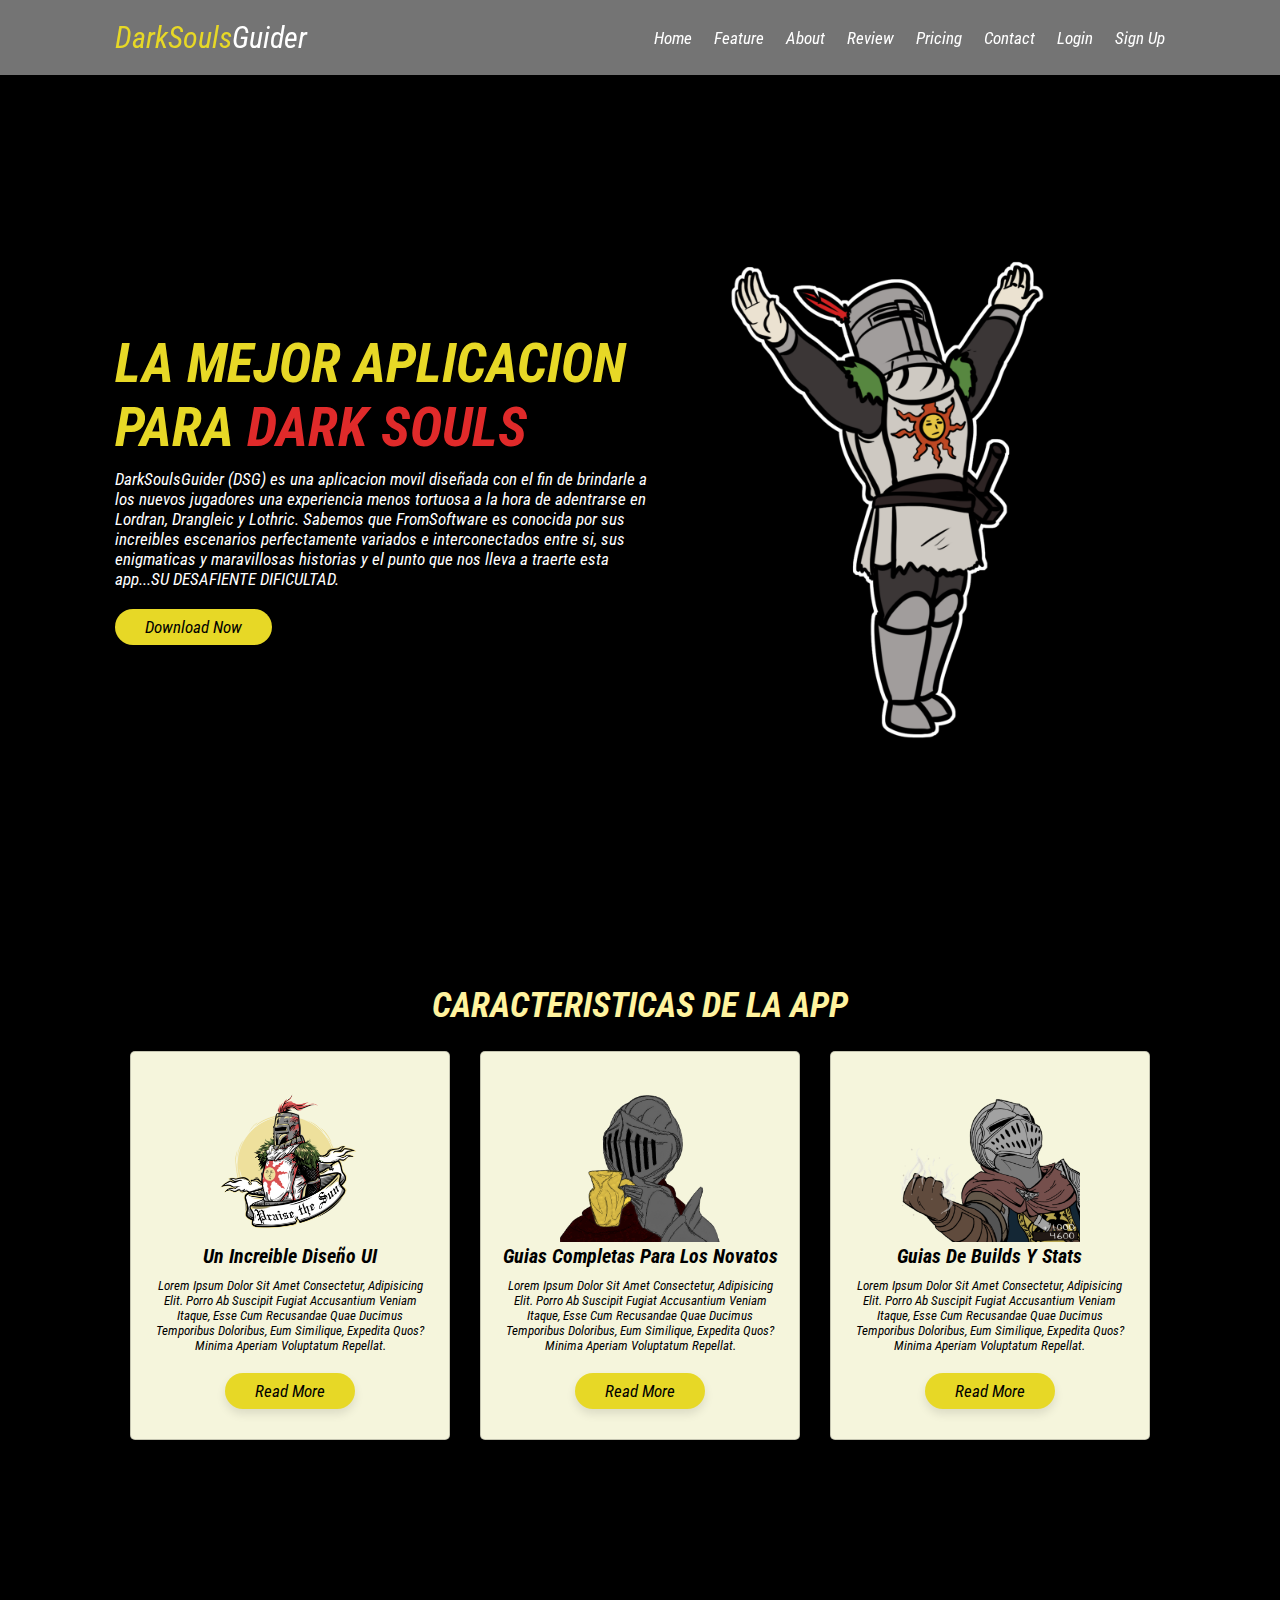
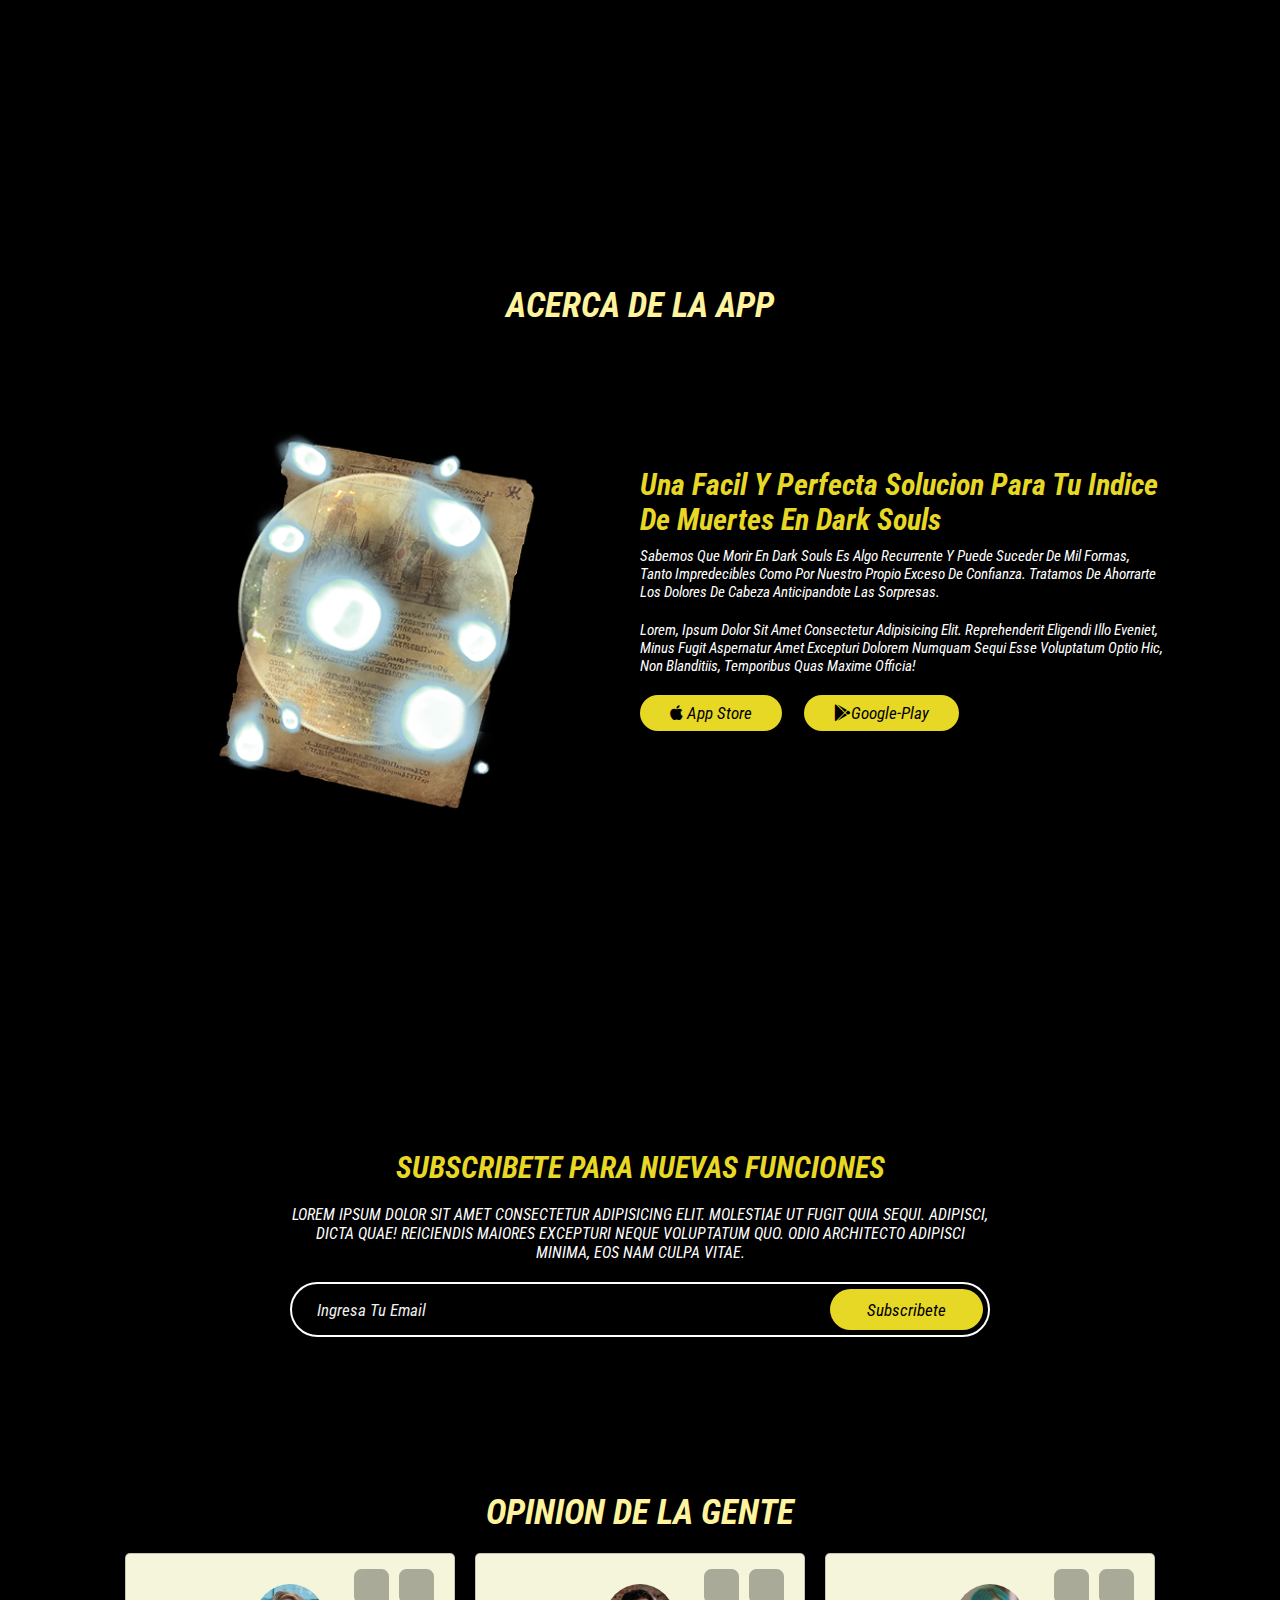
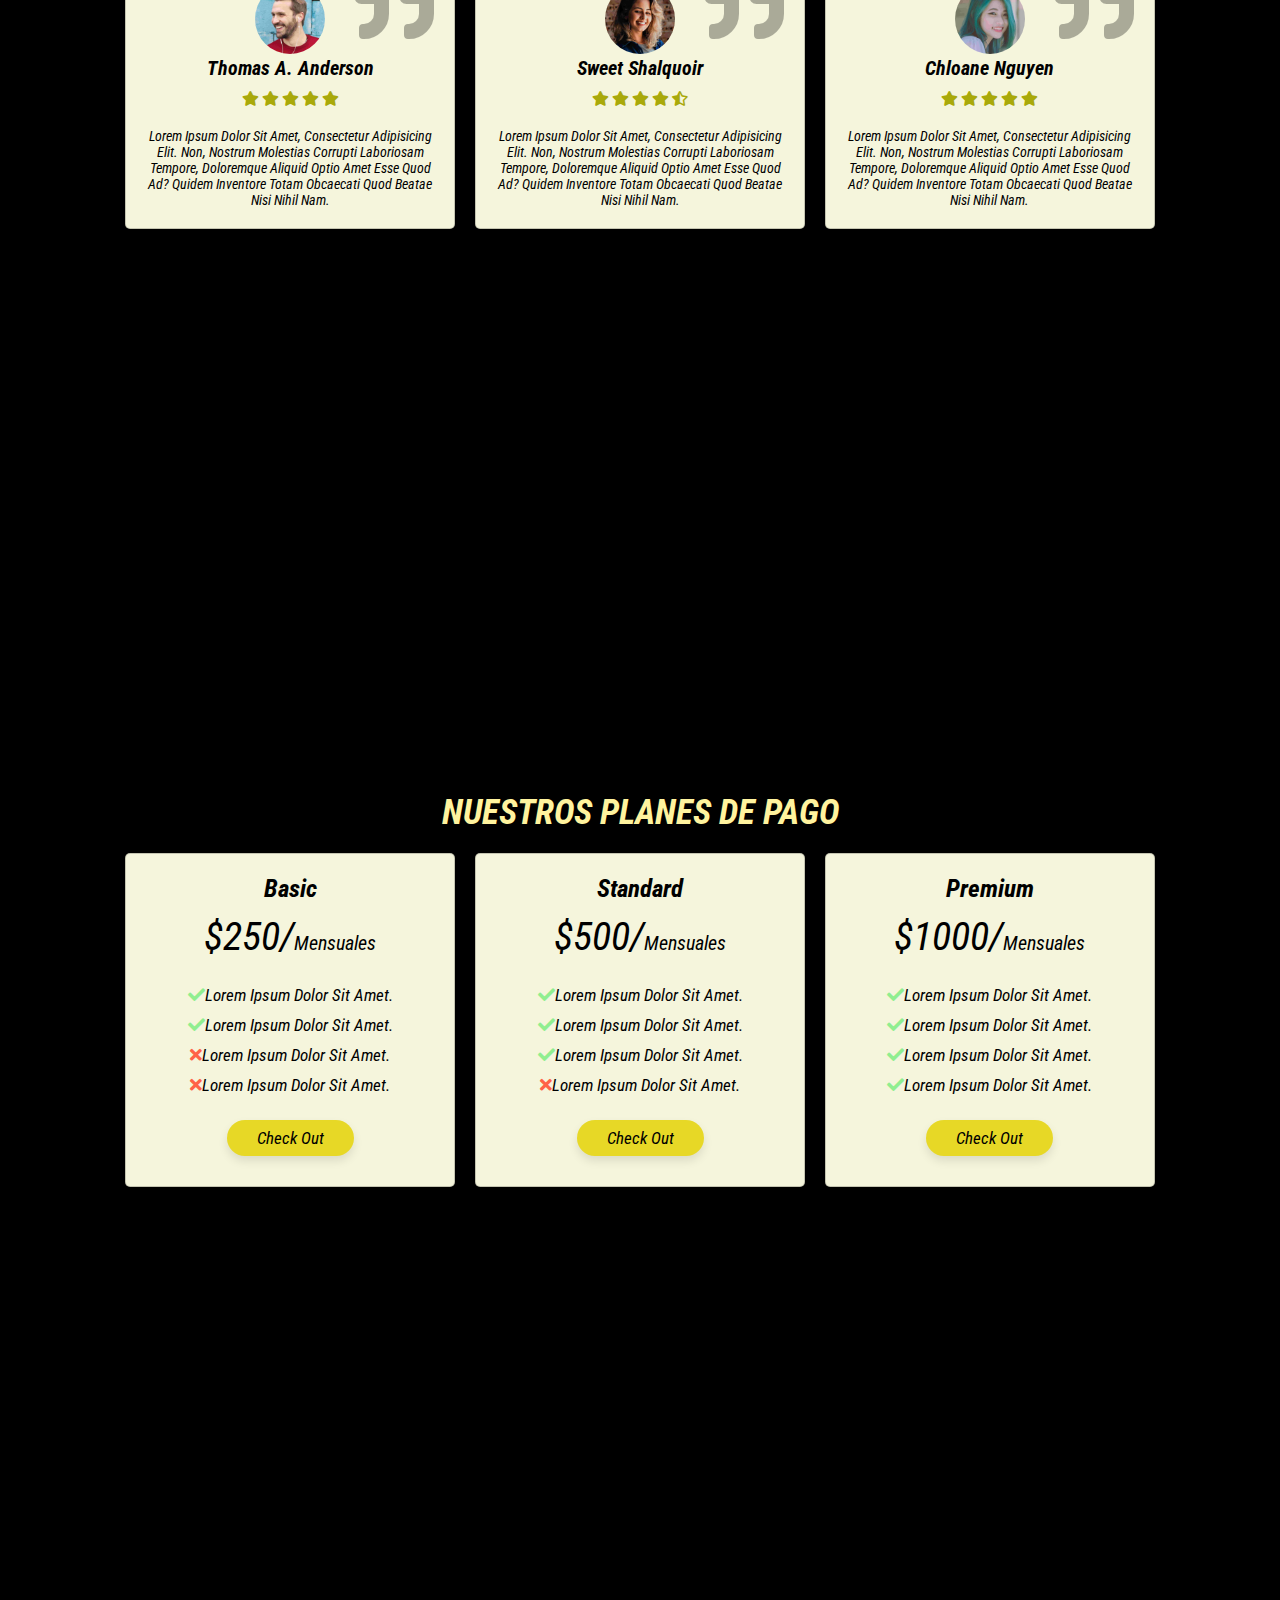
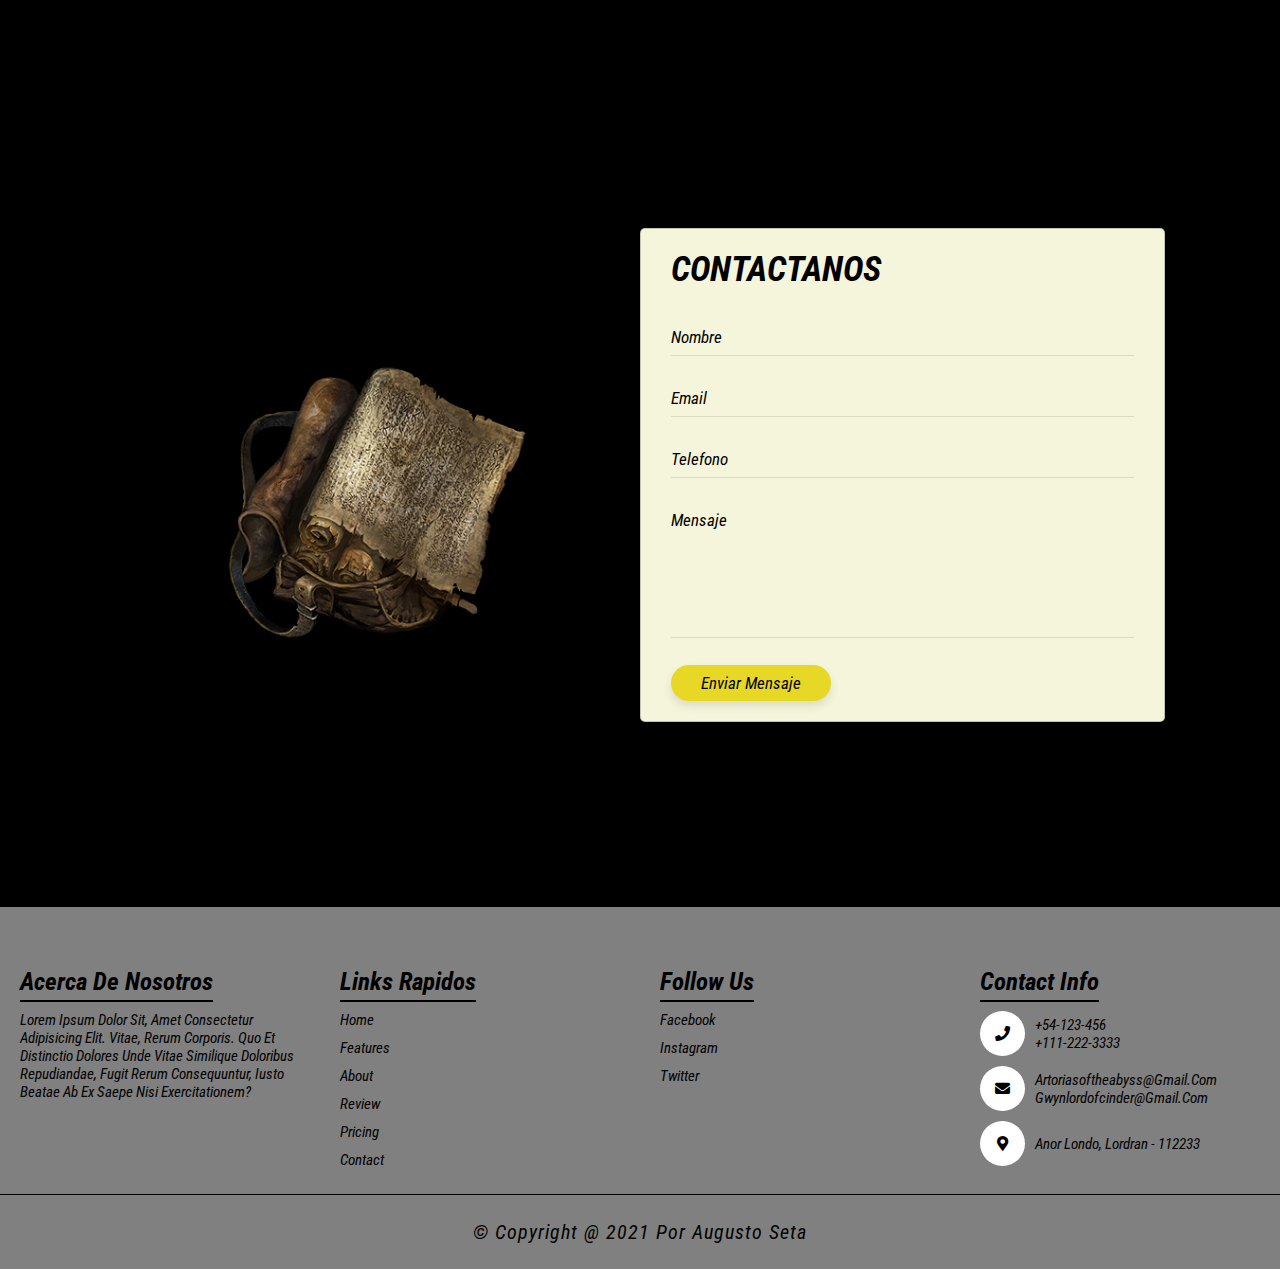
<file: index.html>
<!DOCTYPE html>
<html lang="en">

<head>
    <meta charset="UTF-8">
    <meta http-equiv="X-UA-Compatible" content="IE=edge">
    <meta name="viewport" content="width=device-width, initial-scale=1.0">
    <!-- icono -->
    <link rel="icon" href="assets/logo.png" type="image/x-icon">
    <!-- fontawesome -->
    <link rel="stylesheet" href="https://cdnjs.cloudflare.com/ajax/libs/font-awesome/5.15.4/css/all.min.css">
    <!-- mis estilos -->
    <link rel="stylesheet" href="./style.css">
    <title>Dark Souls App</title>
</head>

<body>

    <!-- *header -->

    <header>

        <a href="#" class="logo"><span>DarkSouls</span>Guider</a>

        <input type="checkbox" id="menu-bar">
        <label for="menu-bar" class="fas fa-bars"></label>

        <nav class="navbar">
            <a href="#home">home</a>
            <a href="#features">feature</a>
            <a href="#about">about</a>
            <a href="#review">review</a>
            <a href="#pricing">pricing</a>
            <a href="#contact">contact</a>
            <a href="./login.html">login</a>
            <a href="./register.html">sign up</a>
        </nav>
    </header>


    <!-- *home -->

    <section class="home" id="home">

        <div class="content">
            <h3>La mejor aplicacion para <span>DARK SOULS</span></h3>
            <p>DarkSoulsGuider (DSG) es una aplicacion movil diseñada con el fin de brindarle a los nuevos jugadores una
                experiencia menos tortuosa a la hora de adentrarse en Lordran, Drangleic y Lothric. Sabemos que
                FromSoftware es conocida por sus increibles escenarios perfectamente variados e interconectados entre
                si, sus enigmaticas y maravillosas historias y el punto que nos lleva a traerte esta app...SU DESAFIENTE
                DIFICULTAD.</p>
            <a href="#" class="btn">download now</a>
        </div>

        <div class="image">
            <img src="assets/home-img.png" alt="">
        </div>


    </section>

    <!-- features section -->

    <section class="features" id="features">

        <h1 class="heading">caracteristicas de la app</h1>

        <div class="box-container">
            <div class="box">
                <img src="assets/f-icon1.png" alt="">
                <h3>un increible diseño UI</h3>
                <p>Lorem ipsum dolor sit amet consectetur, adipisicing elit. Porro ab suscipit fugiat accusantium veniam
                    itaque, esse cum recusandae quae ducimus temporibus doloribus, eum similique, expedita quos? Minima
                    aperiam voluptatum repellat.</p>
                <a href="#" class="btn">read more</a>
            </div>

            <div class="box">
                <img src="assets/f-icon2.png" alt="">
                <h3>guias completas para los novatos</h3>
                <p>Lorem ipsum dolor sit amet consectetur, adipisicing elit. Porro ab suscipit fugiat accusantium veniam
                    itaque, esse cum recusandae quae ducimus temporibus doloribus, eum similique, expedita quos? Minima
                    aperiam voluptatum repellat.</p>
                <a href="#" class="btn">read more</a>
            </div>

            <div class="box">
                <img src="assets/f-icon3.png" alt="">
                <h3>guias de builds y stats</h3>
                <p>Lorem ipsum dolor sit amet consectetur, adipisicing elit. Porro ab suscipit fugiat accusantium veniam
                    itaque, esse cum recusandae quae ducimus temporibus doloribus, eum similique, expedita quos? Minima
                    aperiam voluptatum repellat.</p>
                <a href="#" class="btn">read more</a>
            </div>
        </div>

    </section>

    <!-- about section -->

    <section class="about" id="about">

        <h1 class="heading"> acerca de la app </h1>

        <div class="column">

            <div class="image">
                <img src="./assets/about-img.png" alt="">
            </div>

            <div class="content">
                <h3>Una facil y perfecta solucion para tu indice de muertes en Dark Souls</h3>
                <p>Sabemos que morir en Dark Souls es algo recurrente y puede suceder de mil formas, tanto impredecibles
                    como por nuestro propio exceso de confianza. Tratamos de ahorrarte los dolores de cabeza
                    anticipandote las sorpresas.</p>
                <p>Lorem, ipsum dolor sit amet consectetur adipisicing elit. Reprehenderit eligendi illo eveniet, minus
                    fugit aspernatur amet excepturi dolorem numquam sequi esse voluptatum optio hic, non blanditiis,
                    temporibus quas maxime officia!</p>
                <div class="buttons">
                    <a href="#" class="btn"><i class="fab fa-apple"></i> app store</a>
                    <a href="#" class="btn"><i class="fab fa-google-play"></i>google-play</a>
                </div>
            </div>

        </div>

    </section>

    <!-- newsletter -->

    <div class="newsletter">


        <h3>subscribete para nuevas funciones</h3>
        <p>Lorem ipsum dolor sit amet consectetur adipisicing elit. Molestiae ut fugit quia sequi. Adipisci, dicta quae!
            Reiciendis maiores excepturi neque voluptatum quo. Odio architecto adipisci minima, eos nam culpa vitae.</p>
        <form action="">
            <input type="email" placeholder="Ingresa tu email">
            <input type="submit" value="Subscribete">
        </form>


    </div>

    <!-- review section -->

    <section class="review" id="review">

        <h1 class="heading">opinion de la gente</h1>

        <div class="box-container">
            <div class="box">
                <i class="fas fa-quote-right"></i>
                <div class="user">
                    <img src="assets/pic2.png" alt="">
                    <h3>thomas a. anderson</h3>
                    <div class="stars">
                        <i class="fas fa-star"></i>
                        <i class="fas fa-star"></i>
                        <i class="fas fa-star"></i>
                        <i class="fas fa-star"></i>
                        <i class="fas fa-star"></i>
                    </div>
                    <div class="comment">
                        Lorem ipsum dolor sit amet, consectetur adipisicing elit. Non, nostrum molestias corrupti
                        laboriosam
                        tempore, doloremque aliquid optio amet esse quod ad? Quidem inventore totam obcaecati quod
                        beatae
                        nisi nihil nam.
                    </div>
                </div>
            </div>

            <div class="box">
                <i class="fas fa-quote-right"></i>
                <div class="user">
                    <img src="assets/pic1.png" alt="">
                    <h3>Sweet Shalquoir</h3>
                    <div class="stars">
                        <i class="fas fa-star"></i>
                        <i class="fas fa-star"></i>
                        <i class="fas fa-star"></i>
                        <i class="fas fa-star"></i>
                        <i class="fas fa-star-half-alt"></i>
                    </div>
                    <div class="comment">
                        Lorem ipsum dolor sit amet, consectetur adipisicing elit. Non, nostrum molestias corrupti
                        laboriosam
                        tempore, doloremque aliquid optio amet esse quod ad? Quidem inventore totam obcaecati quod
                        beatae
                        nisi nihil nam.
                    </div>
                </div>
            </div>

            <div class="box">
                <i class="fas fa-quote-right"></i>
                <div class="user">
                    <img src="assets/pic3.png" alt="">
                    <h3>Chloane Nguyen</h3>
                    <div class="stars">
                        <i class="fas fa-star"></i>
                        <i class="fas fa-star"></i>
                        <i class="fas fa-star"></i>
                        <i class="fas fa-star"></i>
                        <i class="fas fa-star"></i>
                    </div>
                    <div class="comment">
                        Lorem ipsum dolor sit amet, consectetur adipisicing elit. Non, nostrum molestias corrupti
                        laboriosam
                        tempore, doloremque aliquid optio amet esse quod ad? Quidem inventore totam obcaecati quod
                        beatae
                        nisi nihil nam.
                    </div>
                </div>
            </div>
        </div>


    </section>

    <!-- pricing section -->

    <section class="pricing" id="pricing">

        <h1 class="heading"> Nuestros Planes de Pago</h1>

        <div class="box-container">
            
            <div class="box">
                <h3 class="title">basic</h3>
                <div class="price">$250/<span>mensuales</span></div>
                <ul>
                    <li><i class="fas fa-check"></i>Lorem ipsum dolor sit amet.</li>
                    <li><i class="fas fa-check"></i>Lorem ipsum dolor sit amet.</li>
                    <li><i class="fas fa-times"></i>Lorem ipsum dolor sit amet.</li>
                    <li><i class="fas fa-times"></i>Lorem ipsum dolor sit amet.</li>
                </ul>
                <a href="#" class="btn">check out</a>
            </div>

            <div class="box">
                <h3 class="title">standard</h3>
                <div class="price">$500/<span>mensuales</span></div>
                <ul>
                    <li><i class="fas fa-check"></i>Lorem ipsum dolor sit amet.</li>
                    <li><i class="fas fa-check"></i>Lorem ipsum dolor sit amet.</li>
                    <li><i class="fas fa-check"></i>Lorem ipsum dolor sit amet.</li>
                    <li><i class="fas fa-times"></i>Lorem ipsum dolor sit amet.</li>
                </ul>
                <a href="#" class="btn">check out</a>
            </div>

            <div class="box">
                <h3 class="title">premium</h3>
                <div class="price">$1000/<span>mensuales</span></div>
                <ul>
                    <li><i class="fas fa-check"></i>Lorem ipsum dolor sit amet.</li>
                    <li><i class="fas fa-check"></i>Lorem ipsum dolor sit amet.</li>
                    <li><i class="fas fa-check"></i>Lorem ipsum dolor sit amet.</li>
                    <li><i class="fas fa-check"></i>Lorem ipsum dolor sit amet.</li>
                </ul>
                <a href="#" class="btn">check out</a>
            </div>

        </div>

    </section>

    <!-- contact section -->

    <section class="contact" id="contact">

        <div class="image">
            <img src="./assets/contact-img.png" alt="">
        </div>

        <form action="">

            <h1 class="heading">contactanos</h1>

            <div class="inputBox">
                <input type="text" required>
                <label>nombre</label>
            </div>

            <div class="inputBox">
                <input type="email" required>
                <label>email</label>
            </div>

            <div class="inputBox">
                <input type="number" required>
                <label>telefono</label>
            </div>

            <div class="inputBox">
                <textarea required name="" id="" cols="30" rows="10"></textarea>
                <label>mensaje</label>
            </div>

            <input type="submit" class="btn" value="Enviar mensaje">

        </form>

    </section>

    <!-- footer -->

    <div class="footer">

        <div class="box-container">

            <div class="box">
                <h3>acerca de nosotros</h3>
                <p>Lorem ipsum dolor sit, amet consectetur adipisicing elit. Vitae, rerum corporis. Quo et distinctio dolores unde vitae similique doloribus repudiandae, fugit rerum consequuntur, iusto beatae ab ex saepe nisi exercitationem?</p>
            </div>

            <div class="box">
                <h3>links rapidos</h3>
                <a href="#">home</a>
                <a href="#">features</a>
                <a href="#">about</a>
                <a href="#">review</a>
                <a href="#">pricing</a>
                <a href="#">contact</a>
            </div>

            <div class="box">
                <h3>follow us</h3>
                <a href="#">facebook</a>
                <a href="#">instagram</a>
                <a href="#">twitter</a>
            </div>

            <div class="box">
                <h3>contact info</h3>
                <div class="info">
                    <i class="fas fa-phone"></i>
                    <p> +54-123-456 <br> +111-222-3333</p>
                </div>

                <div class="info">
                    <i class="fas fa-envelope"></i>
                    <p> artoriasoftheabyss@gmail.com <br> gwynlordofcinder@gmail.com</p>
                </div>

                <div class="info">
                    <i class="fas fa-map-marker-alt"></i>
                    <p> Anor Londo, Lordran - 112233</p>
                </div>
            </div>

        </div>

        <h1 class="credit"> &copy; copyright @ 2021 por Augusto Seta</h1>

    </div>


</body>

</html>
</file>
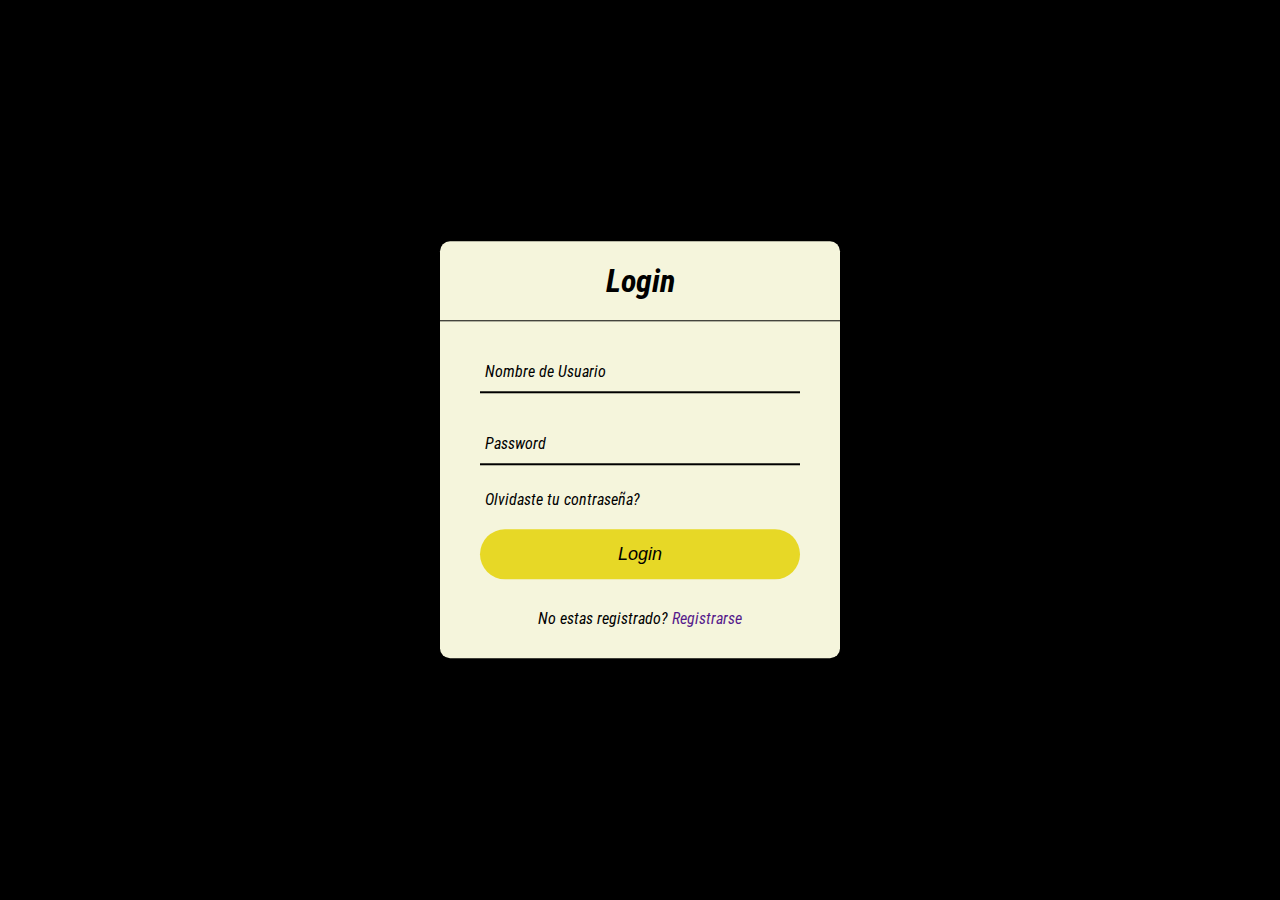
<file: login.html>
<!DOCTYPE html>
<html lang="en">

<head>
    <meta charset="UTF-8">
    <meta http-equiv="X-UA-Compatible" content="IE=edge">
    <meta name="viewport" content="width=device-width, initial-scale=1.0">
    <!-- icono -->
    <link rel="icon" href="assets/logo.png" type="image/x-icon">
    <!-- fontawesome -->
    <link rel="stylesheet" href="https://cdnjs.cloudflare.com/ajax/libs/font-awesome/5.15.4/css/all.min.css">
    <!-- mis estilos -->
    <link rel="stylesheet" href="./login.css">
    <title>Dark Souls App</title>
</head>

<body>
    <div class="center">
        <h1>Login</h1>
        <form method="POST">
            <div class="text-field">
                <input type="text" required>
                <label>Nombre de Usuario</label>
            </div>
            <div class="text-field">
                <input type="password" required>
                <label>Password</label>
            </div>
            <div class="pass">Olvidaste tu contraseña?</div>
            <input type="submit" value="Login">
            <div class="sign-up">
                No estas registrado? <a href="">Registrarse</a>
            </div>

        </form>
    </div>
</body>

</html>
</file>
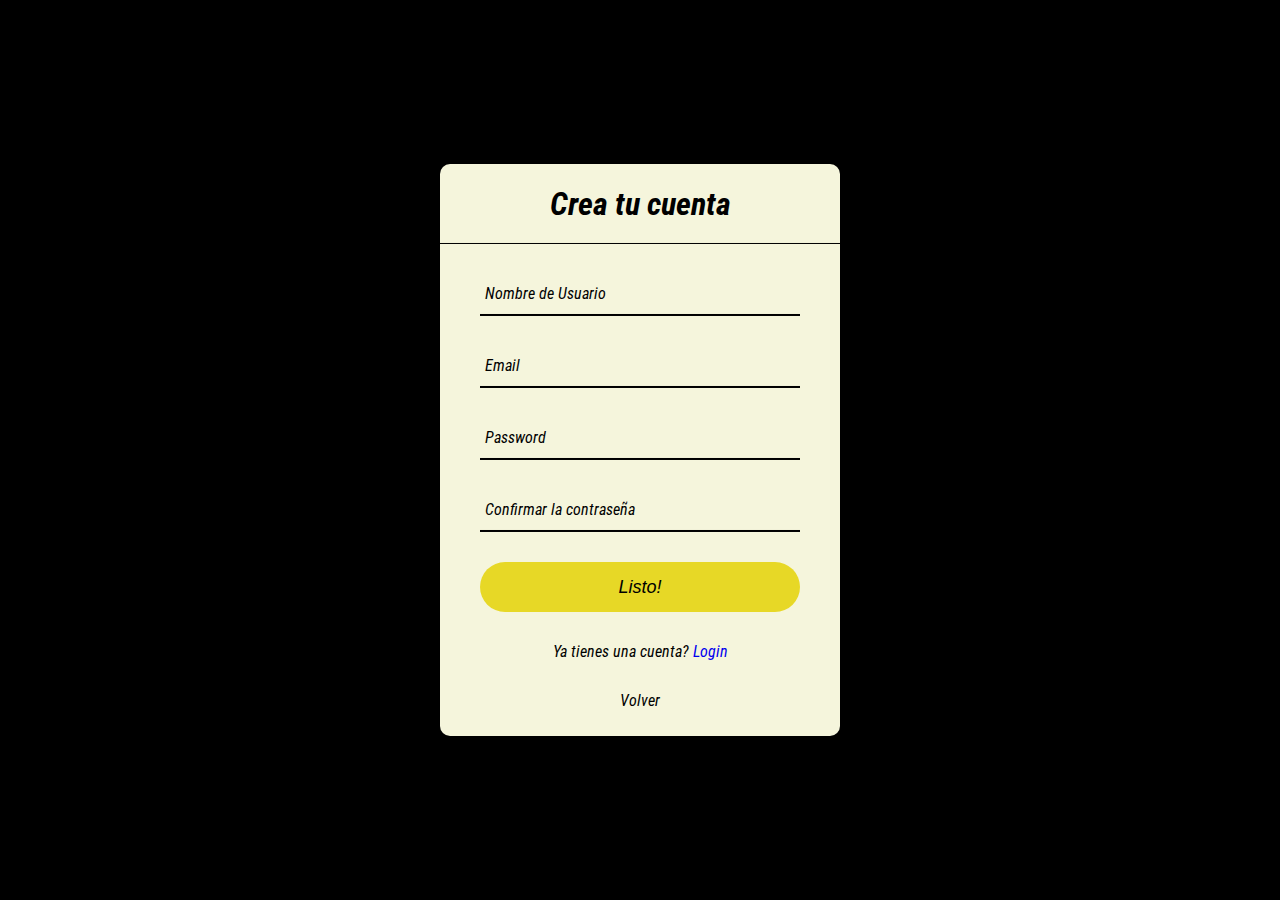
<file: register.html>
<!DOCTYPE html>
<html lang="en">

<head>
    <meta charset="UTF-8">
    <meta http-equiv="X-UA-Compatible" content="IE=edge">
    <meta name="viewport" content="width=device-width, initial-scale=1.0">
    <!-- icono -->
    <link rel="icon" href="assets/logo.png" type="image/x-icon">
    <!-- fontawesome -->
    <link rel="stylesheet" href="https://cdnjs.cloudflare.com/ajax/libs/font-awesome/5.15.4/css/all.min.css">
    <!-- mis estilos -->
    <link rel="stylesheet" href="./register.css">
    <title>Dark Souls App</title>
</head>

<body>
    <div class="center">
        <h1>Crea tu cuenta</h1>
        <form method="POST">
            <div class="text-field">
                <input type="text" required>
                <label>Nombre de Usuario</label>
            </div>
            <div class="text-field">
                <input type="email" required>
                <label>Email</label>
            </div>
            <div class="text-field">
                <input type="password" required>
                <label>Password</label>
            </div>
            <div class="text-field">
                <input type="password" required>
                <label>Confirmar la contraseña</label>
            </div>
            <input type="submit" value="Listo!">
            <div class="sign-up">
                Ya tienes una cuenta? <a href="./login.html">Login</a>
            </div>
            <div class="back">
                <a href="./index.html">Volver</a>
            </div>
        </form>
    </div>
</body>

</html>
</file>
<file: style.css>
@import url("https://fonts.googleapis.com/css2?family=Roboto+Condensed:ital,wght@0,300;0,400;0,700;1,300;1,400;1,700&family=Share+Tech+Mono&display=swap");
/* font-family: "Roboto Condensed", sans-serif;  */

:root {
    --black: #000;
    --shiny-yellow: #e7d826;
}

* {
    font-family: "Roboto Condensed", sans-serif;
    margin: 0;
    padding: 0;
    box-sizing: border-box;
    text-decoration: none;
    outline: none;
    text-transform: capitalize;
    font-style: italic;

}

*::selection {
    background: grey;
    color: fff;
}

html {
    font-size: 62.5%;
    overflow-x: hidden;
}

body {
    background: #f9f9f9;
}

section {
    min-height: 100vh;
    padding: 0 9%;
    padding-top: 7.5rem;
}

.btn {
    display: inline-block;
    margin-top: 1rem;
    padding: .8rem 3rem;
    border-radius: 5rem;
    background: var(--shiny-yellow);
    font-size: 1.7rem;
    cursor: pointer;
    color: #000;
    box-shadow: 0 .5rem 1rem rgba(0,0,0,.1);
    transition: all .3s linear;
}

.btn:hover {
    transform: scale(1.1);
}

.heading {
    text-align: center;
    color: #fff39e;
    background-clip: text;
    font-size: 3.5rem;
    text-transform: uppercase;
    padding: 1rem;
}

header {
    position:fixed;
    top: 0;
    left: 0;
    width: 100%;
    background: rgb(116 116 116);
    box-shadow: 0 .5rem 1rem rgba(0,0,0,.1);
    padding: 2rem 9%;
    display: flex;
    align-items: center;
    justify-content: space-between;
    z-index: 1000;
}

header .logo {
    font-size: 3rem;
    color: #fff;
}

header .logo span {
    color: var(--shiny-yellow);
}

header .navbar a {
    font-size: 1.7rem;
    margin-left: 2rem;
    color: #fff;
}

header .navbar a:hover {
    color: var(--shiny-yellow);
}

header input {
    display: none;
}

header label {
    font-size: 3rem;
    color: #fff;
    cursor: pointer;
    visibility: hidden;
    opacity: 0;
}

.home {
    display: flex;
    align-items: center;
    justify-content: center;
    background:#000;
    background-size: cover;
    background-position: center;
}

.home .image img {
    width: 40vw;
    animation: float 3s linear infinite;
}

@keyframes float {
    0%, 100% {
        transform: translateY(0rem);
    }
    50% {
        transform: translateY(-3.5rem)
    }
}

.home .content h3{
    font-size:5.5rem;
    color: var(--shiny-yellow);
    text-transform: uppercase;
}

.home .content h3 span {
    color:rgb(224, 42, 42) ;
}

.home .content p{
    font-size:1.7rem;
    color: #fff;
    padding: 1rem 0;
    text-transform: none;
}

.features {
    background: var(--black)
}

.features .box-container {
    display: flex;
    align-items: center;
    justify-content: center;
    flex-wrap: wrap;
}

.features .box-container .box {
    flex: 1 1 30rem;
    background: beige;
    border-radius: .5rem;
    border: .1rem solid rgba(0,0,0,.2);
    box-shadow: 0 .5rem 1rem rgba(0,0,0,.1);
    margin: 1.5rem;
    padding: 3rem 2rem;
    text-align: center;
    transition: 2s linear;
}

.features .box-container .box img {
    height: 16rem;
}

.features .box-container .box h3 {
    font-size: 2rem;
}

.features .box-container .box p {
    font-size: 1.3rem;
    padding: 1rem 0;
}

.about {
    background: var(--black);
    padding-bottom: 3rem;
}

.about .column {
    display: flex;
    align-items: center;
    justify-content: center;
    flex-wrap: wrap;
}

.about .column .image {
    flex: 1 1 40rem;
}

.about .column .image img {
    width: 100%;
}

.about .column .content {
    flex: 1 1 40rem;
}

.about .column .content h3 {
    font-size: 3rem;
    color: var(--shiny-yellow);
}

.about .column .content p {
    font-size: 1.5rem;
    color: #fff;
    padding: 1rem 0;
}

.about .column .content .buttons a:last-child {
    margin-left: 2rem;
}


.newsletter {
    text-align: center;
    padding: 5rem 1rem;
    background: var(--black);
}

.newsletter h3 {
    color: var(--shiny-yellow);
    font-size: 3rem;
    text-transform: uppercase;
}

.newsletter p {
    color: #fff;
    font-size: 1.6rem;
    text-transform: uppercase;
    margin: 2rem auto;
    width: 70rem;
}

.newsletter form {
    display: flex;
    max-width: 70rem;
    border: .2rem solid #fff;
    padding: .5rem;
    border-radius: 5rem;
    margin: 2rem auto;
    height: 5.5rem;
}

.newsletter form input[type="email"] {
    padding: 0 2rem;
    font-size: 1.7rem;
    background: none;
    width: 100%;
    color: #fff;
    text-transform: none;
    border: none;
}

.newsletter form input[type="email"]::placeholder {
    color: #eee;
    text-transform: capitalize;
}


.newsletter form input[type="submit"] {
    background: var(--shiny-yellow);
    width: 20rem;
    font-size: 1.7rem;
    border-radius: 5rem;
    cursor: pointer;
    border: none;
}

.newsletter form input[type="submit"]:hover {
    color: #fff;
}

.review {
    background: var(--black);
}

.review .box-container {
    display: flex;
    align-items: center;
    justify-content: center;
    flex-wrap: wrap;
}

.review .box-container .box {
    background:beige;
    margin: 1rem;
    padding: 1rem;
    text-align: center;
    position: relative;
    border: .1rem solid rgba(0,0,0,.2);
    box-shadow: 0 .5rem 1rem rgba(0,0,0,.1);
    flex: 1 1 30rem;
    border-radius: .5rem;
}

.review .box-container .box .fa-quote-right {
    position: absolute;
    top: 1rem;
    right: 2rem;
    font-size: 8rem;
    opacity: .3;
}

.review .box-container .box .user img {
    border-radius: 50%;
    object-fit: cover;
    height: 7rem;
    width: 7rem;
    margin-top: 2rem;
}

.review .box-container .box .user h3 {
    font-size: 2rem;
}

.review .box-container .box .user .stars {
    color: #a9a90a;
    font-size: 1.5rem;
    padding: 1rem 0;
}

.review .box-container .box .comment {
    font-size: 1.4rem;
    padding: 1rem;
}

.pricing {
    background: var(--black);
}

.pricing .box-container {
    display: flex;
    align-items: center;
    justify-content: center;
    flex-wrap: wrap;
}

.pricing .box-container .box {
    flex: 1 1 27rem;
    margin: 1rem;
    padding: 1rem;
    background: beige;
    border: .1rem solid rgba(0,0,0,.2);
    box-shadow: 0 .5rem 1rem rgba(0,0,0,.1);
    border-radius: .5rem;
    text-align: center;
    padding-bottom: 3rem;
}

.pricing .box-container .box:nth-child(0),
.pricing .box-container .box:hover {
    border:.2rem solid red;
}

.pricing .box-container .box .title {
    font-size: 2.5rem;
    padding-top: 1rem;
}

.pricing .box-container .box .price {
    font-size: 4rem;
    padding: 1rem 0;
}

.pricing .box-container .box .price span {
    font-size: 2rem;
}

.pricing .box-container .box ul {
    padding: 1rem 0;
    list-style: none;
}

.pricing .box-container .box ul li {
    font-size: 1.7rem;
    padding: .5rem 0;
}

.pricing .box-container .box ul li .fa-check {
    color: lightgreen;
}

.pricing .box-container .box ul li .fa-times {
    color: tomato;
}

.contact {
    background: var(--black);
    display: flex;
    align-items: center;
    justify-content: center;
    flex-wrap: wrap;
    padding-bottom: 4rem;
}

.contact .image {
    flex: 1 1 40rem;
}

.contact .image img {
    width: 100%;
    padding: 2rem;
}

.contact form {
    background: beige;
    flex: 1 1 40rem;
    padding: 2rem 3rem;
    border: .1rem solid rgba(0,0,0,.2);
    box-shadow: 0 .5rem 1rem rgba(0,0,0,.1);
    border-radius: .5rem;
}

.contact form .heading {
    color: var(--black);
    text-align: left;
    padding: 0;
    padding-bottom: 2rem;
}

.contact form .inputBox {
    position: relative;
}

.contact input.btn {
    border: none;
}

.contact form .inputBox input, .contact form .inputBox textarea {
    background: none;
    width: 100%;
    color: var(--black);
    margin: 1.5rem 0;
    padding: .5rem 0;
    font-size: 1.7rem;
    border: none;
    border-bottom:.1rem solid rgba(0,0,0,.1);
    text-transform: none;
}

.contact form .inputBox textarea {
    resize: none;
    height: 13rem;
}

.contact form .inputBox label {
    position: absolute;
    top: 1.7rem;
    left: 0;
    font-size: 1.7rem;
    transition: .2s linear;
}

.contact form .inputBox input:focus ~ label,
.contact form .inputBox input:valid ~ label,
.contact form .inputBox textarea:focus ~ label,
.contact form .inputBox textarea:valid ~ label {
    top: -.5rem;
    font-size: 1.5rem;
}

.footer {
    background: grey;
    padding-top: 3rem;
}

.footer .box-container {
    display: flex;
    flex-wrap: wrap;
}

.footer .box-container .box {
    flex: 1 1 25rem;
    margin: 2rem;
}

.footer .box-container h3 {
    font-size: 2.5rem;
    padding: 1rem 0;
    text-decoration: underline;
    text-underline-offset: 1rem;
}

.footer .box-container p {
    font-size: 1.5rem;
    padding: .5rem 0;
}
.footer .box-container a {
    display: block;
    font-size: 1.5rem;
    padding: .5rem 0;
    color: black;
}

.footer .box-container a:hover {
    text-decoration: underline;
}

.footer .box-container .box .info {
    display: flex;
    align-items: center;
}

.footer .box-container .box .info i {
    margin: .5rem 0;
    margin-right: 1rem;
    border-radius: 50%;
    background: #fff;
    font-size: 1.5rem;
    height: 4.5rem;
    width: 4.5rem;
    line-height: 4.5rem;
    text-align: center;
}

.footer .credit {
    font-size: 2rem;
    font-weight: normal;
    letter-spacing: .1rem;
    border-top: .1rem solid var(--black);
    padding: 2.5rem 1rem;
    text-align: center;
}





/* mediaqueries */


@media (max-width: 1200px) {
    html {
        font-size: 55%;
    }

}


@media (max-width: 991px) {

    section {
        padding: 0 3%;
        padding-top: 7.5rem;
    }

}


@media (max-width: 768px) {
    
    header label {
        visibility: visible;
        opacity: 1;
    }

    header .navbar {
        position: absolute;
        top: 100%;
        left: 0;
        width: 100%;
        background: rgb(52 52 52);
        padding: 1rem 2rem;
        border-top: .1rem solid rgba(0,0,0,.1);
        box-shadow: 0 .5rem 1rem rgba(0,0,0,.1);
        transform-origin: top;
        transform: scaleY(0);
        opacity: 0;
        transition: .2s linear;
    }

    header .navbar a{
        display: block;
        margin: 2rem 0;
        font-size: 2rem;
    }

    header input:checked ~ .navbar {
        transform: scaleY(1);
        opacity: 1;
    }

    header input:checked ~ label::before {
        content: '\f00d'
    }

    .home {
        flex-flow:column-reverse
    }

    .home .image img {
        width: 100%;
    }

    .home .content h3 {
        font-size: 3.6rem;
    }

    .home .content p {
        font-size: 1.5rem;
    }

    .newsletter p {
        width: auto;
    }
}


@media (max-width: 450px) {
    html {
        font-size: 50%;
    }

    .about .column .content .buttons a {
        width: 100%;
        text-align: center;
    }

    .about .column .content .buttons a:last-child {
        margin: 1rem 0;
    }

}
</file>
<file: login.css>
@import url("https://fonts.googleapis.com/css2?family=Roboto+Condensed:ital,wght@0,300;0,400;0,700;1,300;1,400;1,700&family=Share+Tech+Mono&display=swap");

:root {
  --black: #000;
  --shiny-yellow: #e7d826;
}

body {
  margin: 0;
  padding: 0;
  font-family: "Roboto Condensed", sans-serif;
  font-style: italic;
  background: var(--black);
  height: 100vh;
}

.center {
  position: absolute;
  top: 50%;
  left: 50%;
  transform: translate(-50%, -50%);
  width: 400px;
  background: beige;
  border-radius: 10px;
}

.center h1 {
  text-align: center;
  padding: 0 0 20px 0;
  border-bottom: 1px solid var(--black);
}

.center form {
  padding: 0 40px;
  box-sizing: border-box;
}

form .text-field {
  position: relative;
  border-bottom: 2px solid var(--black);
  margin: 30px 0;
}

.text-field input {
  width: 100%;
  padding: 0 5px;
  height: 40px;
  font-size: 16px;
  border: none;
  background: none;
  outline: none;
}

.text-field label {
  position: absolute;
  top: 50%;
  left: 5px;
  font-size: 16px;
  transform: translateY(-50%);
  pointer-events: none;
  transition: 0.5s;
}

.text-field input:focus ~ label,
.text-field input:valid ~ label {
  top: -5px;
}

.pass {
  margin: -5px 0 20px 5px;
  cursor: pointer;
}

.pass:hover {
  text-decoration: underline;
}

input[type="submit"] {
  width: 100%;
  height: 50px;
  border: none;
  background: var(--shiny-yellow);
  border-radius: 25px;
  font-size: 18px;
  font-style: italic;
  cursor: pointer;
}

input[type="submit"]:hover {
  color: white;
}

.sign-up {
  margin: 30px 0;
  text-align: center;
  font-size: 16px;
}

.sign-up a {
  text-decoration: none;
}

.sign-up a:hover {
  text-decoration: underline;
}

/* mediaqueries */

@media (max-width: 480px) {
  .center {
    width: 300px;
  }
  .pass {
    text-align: center;
}

input[type="submit"] {
  margin: 0 0 0 28px;
  width: 70%;
  height: 40px;
  margin: 0 p
}

@media (max-width: 360px) {
  .center {
    width: 270px;
  }

  .pass {
      text-align: center;
  }

  input[type="submit"] {
    margin: 0 0 0 28px;
    width: 70%;
    height: 40px;
    margin: 0 px 0 px 0 px 10 px;
  }
}
</file>
<file: register.css>
@import url("https://fonts.googleapis.com/css2?family=Roboto+Condensed:ital,wght@0,300;0,400;0,700;1,300;1,400;1,700&family=Share+Tech+Mono&display=swap");

:root {
  --black: #000;
  --shiny-yellow: #e7d826;
}

body {
  margin: 0;
  padding: 0;
  font-family: "Roboto Condensed", sans-serif;
  font-style: italic;
  background: var(--black);
  height: 100vh;
}

.center {
  position: absolute;
  top: 50%;
  left: 50%;
  transform: translate(-50%, -50%);
  width: 400px;
  background: beige;
  border-radius: 10px;
}

.center h1 {
  text-align: center;
  padding: 0 0 20px 0;
  border-bottom: 1px solid var(--black);
}

.center form {
  padding: 0 40px;
  box-sizing: border-box;
}

form .text-field {
  position: relative;
  border-bottom: 2px solid var(--black);
  margin: 30px 0;
}

.text-field input {
  width: 100%;
  padding: 0 5px;
  height: 40px;
  font-size: 16px;
  border: none;
  background: none;
  outline: none;
}

.text-field label {
  position: absolute;
  top: 50%;
  left: 5px;
  font-size: 16px;
  transform: translateY(-50%);
  pointer-events: none;
  transition: 0.5s;
}

.text-field input:focus ~ label,
.text-field input:valid ~ label {
  top: -5px;
}

.pass {
  margin: -5px 0 20px 5px;
  cursor: pointer;
}

.pass:hover {
  text-decoration: underline;
}

input[type="submit"] {
  width: 100%;
  height: 50px;
  border: none;
  background: var(--shiny-yellow);
  border-radius: 25px;
  font-size: 18px;
  font-style: italic;
  cursor: pointer;
}

input[type="submit"]:hover {
  color: white;
}

.sign-up {
  margin: 30px 0;
  text-align: center;
  font-size: 16px;
}

.sign-up a {
  text-decoration: none;
}

.sign-up a:hover {
  text-decoration: underline;
}

.back {
  text-align: center;
  padding-bottom: 8%;
}

.back a {
  text-decoration: none;
  color: var(--black);
}

.back a:hover {
  text-decoration: underline;
}




/* mediaqueries */

@media (max-width: 480px) {
  .center {
    width: 300px;
  }
  .pass {
    text-align: center;
  }

  input[type="submit"] {
    margin: 0 0 0 28px;
    width: 70%;
    height: 40px;
    margin: 0 p
  }
}

@media (max-width: 360px) {
  .center {
    width: 270px;
  }

  .pass {
      text-align: center;
  }

  input[type="submit"] {
    margin: 0 0 0 28px;
    width: 70%;
    height: 40px;
    margin: 0 px 0 px 0 px 10 px;
  }
}
</file>
